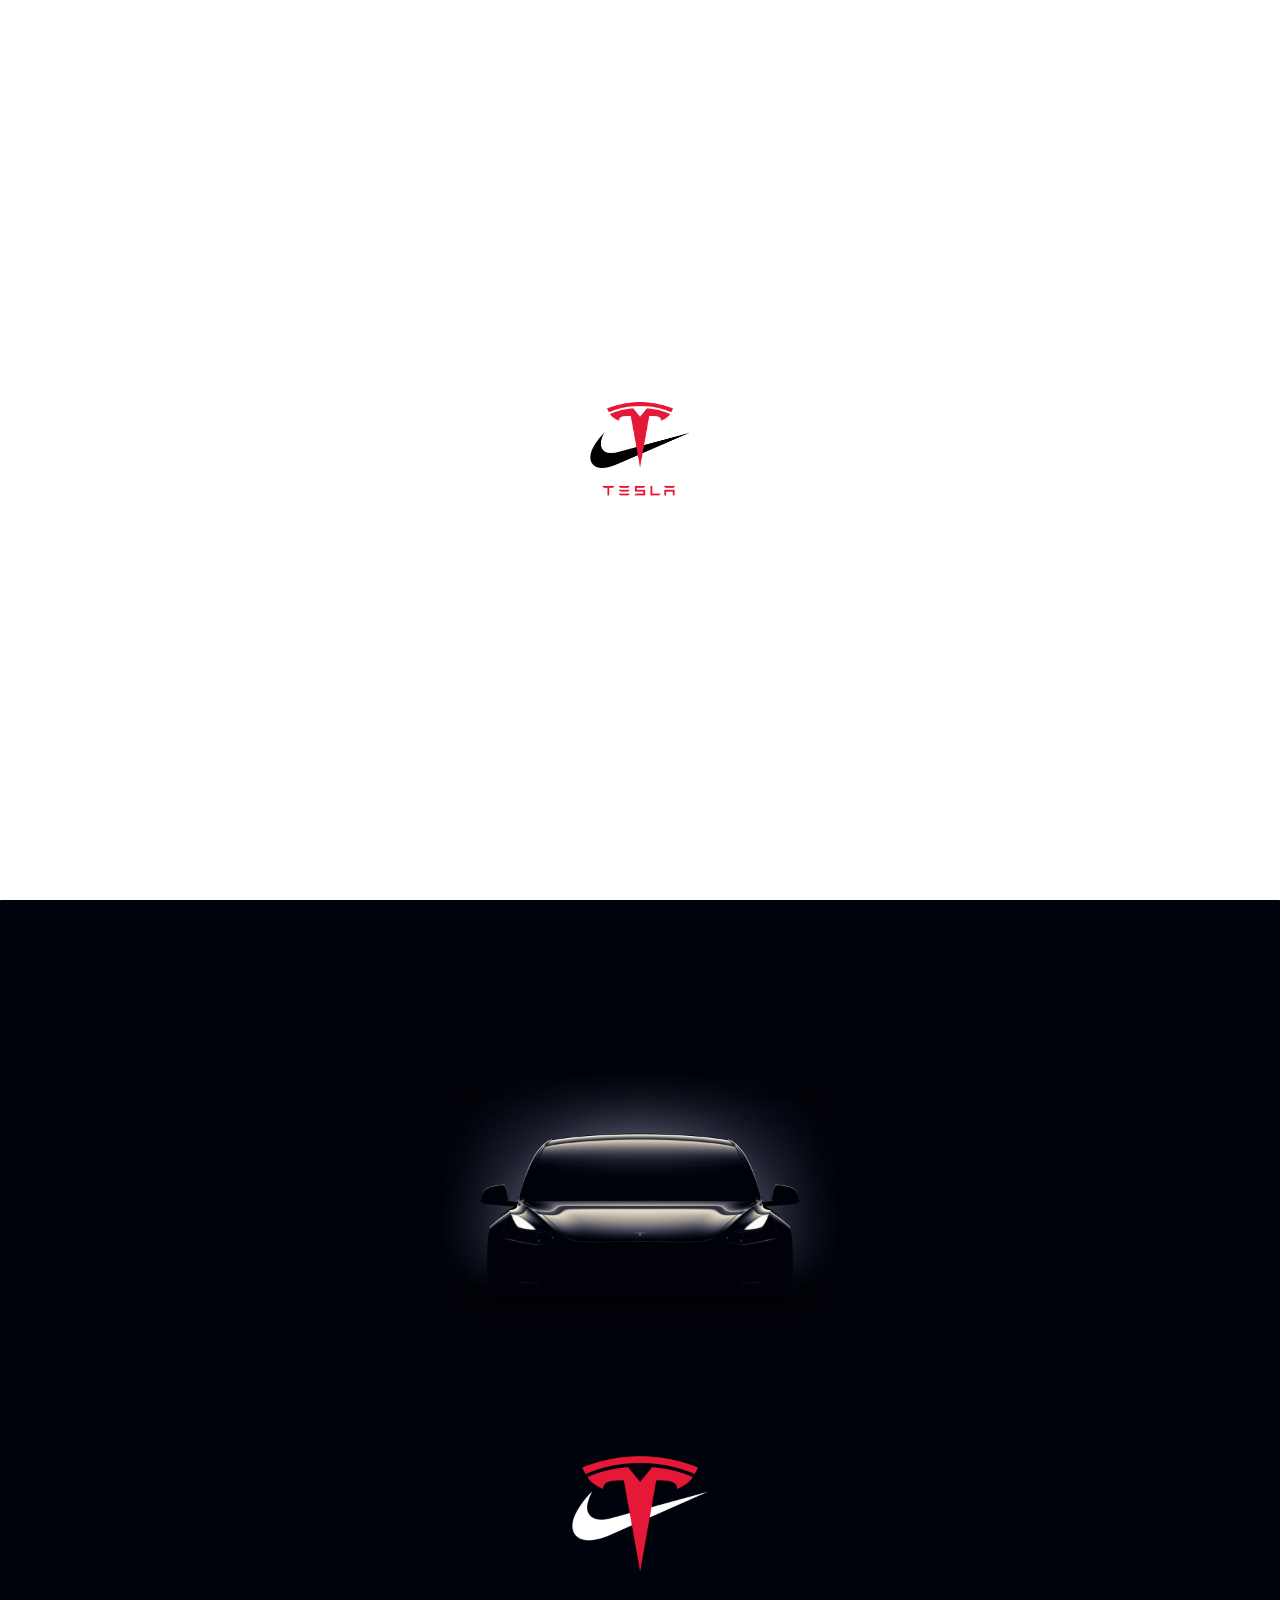
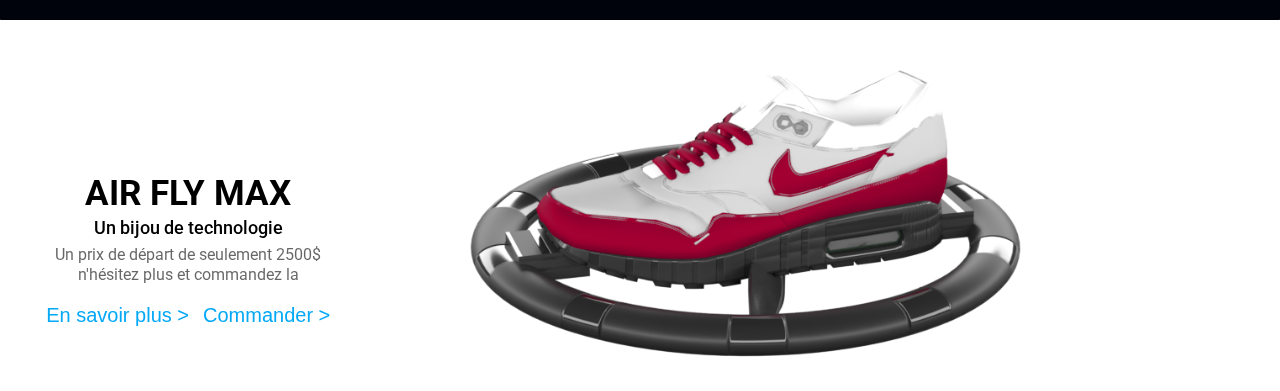
<file: index.html>
<!DOCTYPE html>
<html>
<head>
  <meta charset='utf-8'>
  <meta http-equiv='X-UA-Compatible' content='IE=edge'>
  <title>NIKE Air Fly Max</title>
  <meta name='viewport' content='width=device-width, initial-scale=1'>
  <link rel='stylesheet' type='text/css' media='screen' href='css/style.css'>
  <link rel='stylesheet' type='text/css' media='screen' href='css/style-navbar-mainpage.css'>
  <link rel='stylesheet' type='text/css' media='screen' href='css/formulaire.css'>
  <link rel='stylesheet' type='text/css' media='screen' href='css/reset.css'>
  <link rel="stylesheet" href="css/style-for-index.css">
  <link rel="shortcut icon" href="assets/img/nikexTesla.png" />
  <link
      rel="stylesheet"
      href="https://use.fontawesome.com/releases/v5.8.1/css/all.css"
      integrity="sha384-50oBUHEmvpQ+1lW4y57PTFmhCaXp0ML5d60M1M7uH2+nqUivzIebhndOJK28anvf"
      crossorigin="anonymous"
    />
  <script defer src='script.js'></script>
</head>

<body>
  <section id="loaderWrapper">
    <div id="loader">
      <img class="nike" src="./assets/img/nike.png" />
      <img class="tesla" src="./assets/img/tesla.png" />
    </div>
   </section>
   <section class="width">
      <header class="header-nav">
        <nav class="navigation" id="navbar">
          <span class="navbar-toggle" id="js-navbar-toggle">
            <i class="fas fa-bars"></i>
          </span>
          <a href="index.html" class="logo"
            ><img class="logo-nike" src="assets/img/nikexTesla.png" alt="logo of Nike"
          /></a>
          <ul class="main-nav" id="js-menu">
            <li>
              <a href="#" class="nav-links">Accueil</a>
            </li>
            <li>
              <a href="article.html" class="nav-links">Articles</a>
            </li>
            <li>
              <a href="formulaire.html" class="nav-links">Contact</a>
            </li>
            <li>
              <a href="login.html" class="nav-links">Se connecter</a>
            </li>
            <li>
              <a href="pre-order.html" class="nav-links"
                ><img
                  class="icon-shopping-basket"
                  src="assets/img/shopping-basket.svg"
                  alt="icon of the shopping-basket"
              /></a>
            </li>
          </ul>
        </nav>
      </header>
      <!-- ********** -->
      <div class="title-div-for-airmax">Nike x Tesla</div>
      <section id="section1" class="section1">
        <section class="before-the-shoes">
          <div class="div-desc-for-the-shoes-mainpage">
            <p class="price-shoes-p">2500$</p>
            <p class="p-lets-fly">
              Let's Fly <br />
              over the Sky
            </p>
            <p>Fonctionnalité</p>
            <div class="button-main-page"><button class="button-add2"><a href="fonctionnalte.html">En Savoir Plus</a></button></div>
          </div>
        </section>
        <div class="div-of-the-shoes">
          <img
            class="picture-of-the-air-fly-max"
            src="assets/img/AirflyMax2.png"
            alt="air fly max picture"
          />
        </div>
        <section class="before-the-shoes">
          <div class="div-desc-for-the-shoes-mainpage-right">
            <p class="price-shoes-p-right1">NIKE</p>
            <p class="p-lets-fly-right1">
              AIR FLY MAX
            </p>
            <p>Taille</p>
            <div class="button-main-page"><button class="button-add2"><a href="commander.html">Commander</a></button></div>
            
          </div>
        </section>
        <div class="title-div-of-the-shoes">
          <p class="p-price-shoes">2500$</p>
          <p class="p-title-shoes">Air Fly Max</p>
          <p class="p-fly-shoes">Let's Fly</p>
          <div class="div-of-the-button">
            <button class="button-add"><a href="commander.html">COMMANDER</a></button>
          </div>
        </div>
        <div class="div-desc-mainpage">
          <p class="p-desc-main-page">
            Nike revient avec une chaussure hors du commun. 
            Suite à une collaboration avec le concessionnaire TESLA la ‘’AIR FLY MAX’’ sort enfin. 
            Sortis tout droit du futur cette révolution technologique va changer votre quotidien et 
            votre manière de vous déplacer.   
          </p>
        </div>
        <div class="div-a-mainpage">
          <a class="a-desc-link" href="fonctionnalte.html">Learn more</a>
        </div>
      </section>
    </section>

<!-- ******************************************************** -->
    <section class="section-fonctionnality2"><div><img class="background-tesla-section2" src="assets/img/carTeslaBG.jpg" alt="background-tesla-car"></div></section>
    <section class="section-fonctionnality">
      <div><p class="p-fonctionnality-section2">Air Fly Max</p></div>
      <div><p class="desc-p-fonctionnality">Un bijou de technologie</p></div>
      <div><p class="desc-p-fonctionnality-prix">Un prix de départ de seulement 2500$ <br> n'hésitez plus et commandez la</p></div>
      <div class="div-commander-plus"><a href="fonctionnalte.html">En savoir plus ></a> <a class="a-commander" href="commander.html">Commander ></a></div>
      <div><img class="background-tesla-section2-1" src="assets/img/AirflyMax2-red.png" alt="background-tesla-car"></div>
    </section>
    <!-- desktop section 2 -->
    <section class="section-fonctionnality3">
      <div class="div-left-section2-flex">
      <div><p class="p-fonctionnality-section2">Air Fly Max</p></div>
      <div><p class="desc-p-fonctionnality">Un bijou de technologie</p></div>
      <div><p class="desc-p-fonctionnality-prix">Un prix de départ de seulement 2500$ <br> n'hésitez plus et commandez la</p></div>
      <div class="div-commander-plus"><a href="fonctionnalte.html">En savoir plus ></a> <a class="a-commander" href="commander.html">Commander ></a></div>
      </div>
      <div class="div-left-section2-flex1">
      <div><img class="background-tesla-section2-1-desktop" src="assets/img/AirflyMax2-red.png" alt="background-tesla-car"></div>
      </div> 
      <footer></footer>
</body>
</html>
</file>
<file: css/style.css>
@font-face {
  font-family: "Nike Logo";
  src: url("./assets/font/FuturaExtraBoldCondensedOblique.otf") format("otf");

  font-weight: normal;
  font-style: normal;
}

@font-face {
  font-family: "Nike TG";
  font-style: normal;
  font-weight: 400;
  src: url(./assets/font/nikeTG/257c802f-349c-4b4d-aefa-546d5de15ec6.eot),
    url(./assets/font/nikeTG/257c802f-349c-4b4d-aefa-546d5de15ec6.eot?#iefix)
      format("eot"),
    url(./assets/font/nikeTG/257c802f-349c-4b4d-aefa-546d5de15ec6.woff2)
      format("woff2"),
    url(./assets/font/nikeTG/257c802f-349c-4b4d-aefa-546d5de15ec6.woff)
      format("woff"),
    url(./assets/font/nikeTG/257c802f-349c-4b4d-aefa-546d5de15ec6.ttf)
      format("ttf"),
    url(./assets/font/nikeTG/fonts/257c802f-349c-4b4d-aefa-546d5de15ec6.svg#257c802f-349c-4b4d-aefa-546d5de15ec6)
      format("svg");
}

@font-face {
  font-family: "Nike Futura";
  font-style: normal;
  font-weight: 400;
  src: url(./assets/font/NikeFutura/nike-futura-extra-bold-v200.eot),
    url(./assets/font/NikeFutura/nike-futura-extra-bold-v200.eot?#iefix)
      format("embedded-opentype"),
    url(./assets/font/NikeFutura/nike-futura-extra-bold-v200.woff2)
      format("woff2"),
    url(./assets/font/NikeFutura/nike-futura-extra-bold-v200.woff)
      format("woff"),
    url(./assets/font/NikeFutura/nike-futura-extra-bold-v200.ttf)
      format("truetype"),
    url(./assets/font/NikeFutura/fonts/nike-futura-extra-bold-v200.svg#nike-futura-extra-bold-v200)
      format("svg");
}

/********ANIMATION********/

#loaderWrapper {
  position: absolute;
  top: 0px;
  left: 0px;
  background-color: white;
  z-index: 999;
  opacity: 1;
  height: 100vh;
}

#loaderWrapper.hidden {
  opacity: 0;
  transition: opacity 0.5s ease-out;
}

#loader {
  width: 100vw;
  height: 100vh;
  position: relative;
}

#loader img.tesla,
#loader img.nike {
  opacity: 0;
}

#loader img.tesla {
  width: 200px;
  position: absolute;
  top: -100vw;
  left: -120vh;
}

#loader img.nike {
  width: 100px;
  position: absolute;
  top: -100vw;
  right: -120vh;
}

/* Animated state  */

#loader img.tesla.showed {
  margin: auto;
  position: absolute;
  top: 0;
  left: 0;
  bottom: 0;
  right: 0;
  opacity: 1;
  transition: all 1s ease-in-out;
}

#loader img.nike.showed {
  margin: auto;
  position: absolute;
  top: 0;
  left: 0;
  bottom: 0;
  right: 0;
  opacity: 1;
  transition: all 1s ease-in-out;
}

/********HOME_PAGE********/
/* priska************************************************************************
body {
  background-color: white;
  position: relative;
}

* {
  box-sizing: border-box;
}
*/

@import url("https://fonts.googleapis.com/css?family=Roboto:300,300i,400,400i,500,700,700i,900&display=swap");

* {
  box-sizing: border-box;
}

body,
html {
  background-repeat: no-repeat;
  background-size: 100vw;
  margin: 0;
  padding: 0;
  background-color: #f9f9f9;
}

a,
li,
ul {
  outline: none;
  list-style: none;
  text-decoration: none;
}

a:hover {
  outline: none;
  list-style: none;
  text-decoration: none;
}

a:focus {
  outline: none;
  list-style: none;
  text-decoration: none;
}

span {
  outline: none;
  list-style: none;
  text-decoration: none;
}

span:hover {
  outline: none;
  list-style: none;
  text-decoration: none;
}

span:focus {
  outline: none;
  list-style: none;
  text-decoration: none;
}

button {
  text-decoration: none;
  list-style: none;
  outline: none;
}

button:hover {
  text-decoration: none;
  list-style: none;
  outline: none;
}

button:focus {
  text-decoration: none;
  list-style: none;
  outline: none;
}

/* Start */
/******************************** Navbar **************************************************/

.style-active {
  font-size: 18px;
  padding-bottom: 10px;
  font-family: "Roboto", sans-serif;
  background-color: rgba(255, 255, 255, 1);
}

.header-nav {
  height: 98px;
}

.navigation {
  background-color: white;
  position: fixed;
  /* width: 100%; */
  font-size: 18px;
  padding-bottom: 10px;
  font-family: "Roboto", sans-serif;
}

.logo-nike {
  width: 88px;
  padding-top: 10px;
}

.main-nav {
  list-style-type: none;
  display: none;
}

.nav-links,
.logo {
  text-decoration: none;
  color: black;
}

.main-nav li {
  text-align: center;
  margin: 15px auto;
}

.logo {
  display: inline-block;
  font-size: 22px;
  margin-top: 10px;
  margin-left: 20px;
}

.navbar-toggle {
  position: absolute;
  top: 10px;
  right: 20px;
  cursor: pointer;
  color: black;
  font-size: 24px;
}

.active {
  display: block;
  padding: 0;
}

.fa-bars {
  font-size: 34px;
  padding-top: 10px;
}

.icon-shopping-basket {
  width: 30px;
}

.before-the-shoes {
  display: none;
}

.after-the-shoes {
  display: none;
}

@media screen and (min-width: 768px) {
  .navigation {
    display: flex;
    justify-content: space-between;
    padding-bottom: 0;
    height: 70px;
    align-items: center;
  }

  .main-nav {
    display: flex;
    margin-right: 30px;
    flex-direction: row;
    justify-content: flex-end;
  }

  .main-nav li {
    margin: 0;
  }

  .nav-links {
    margin-left: 40px;
  }

  .logo {
    margin-top: 0;
  }

  .navbar-toggle {
    display: none;
  }

  .logo:hover,
  .nav-links:hover {
    color: gray;
  }

  .icon-shopping-basket {
    width: 20px;
  }
}

/* End Navbar ************************************ */

/* section 1 */

.width {
  height: 100vh;
}

.div-of-the-shoes {
  display: flex;
  justify-content: center;
}

.picture-of-the-air-fly-max {
  max-width: 90%;
  height: auto;
}

.title-div-of-the-shoes {
  display: block;
}

.p-title-shoes {
  text-transform: uppercase;
  text-align: center;
  font-family: "Roboto", sans-serif;
  font-weight: 700;
  font-size: 35px;
  margin-top: 5px;
  margin-bottom: 5px;
}

.p-price-shoes {
  text-transform: uppercase;
  text-align: center;
  font-family: "Roboto", sans-serif;
  font-weight: 500;
  font-size: 20px;
  margin-top: 10px;
  margin-bottom: 5px;
}

.p-fly-shoes {
  text-transform: uppercase;
  text-align: center;
  font-family: "Roboto", sans-serif;
  font-weight: 500;
  font-size: 15px;
  margin-top: 5px;
  margin-bottom: 5px;
}

.div-of-the-button {
  display: flex;
  justify-content: center;
}

.button-add {
  background-color: rgb(0, 112, 187);
  border: none;
  color: white;
  padding: 15px 32px;
  text-align: center;
  text-decoration: none;
  display: flex;
  font-size: 16px;
  margin: 4px 2px;
  cursor: pointer;
}

.button-add a {
  color: white;
}

.p-desc-main-page {
  text-align: center;
  font-family: "Roboto", sans-serif;
  font-weight: 500;
  font-size: 15px;
  margin-top: 20px;
  margin-bottom: 5px;
}

.a-desc-link {
  font-family: "Roboto", sans-serif;
}

.div-a-mainpage {
  margin-top: 10px;
  display: flex;
  justify-content: center;
}

@media screen and (min-width: 768px) {
  .picture-of-the-air-fly-max {
    max-width: 70%;
    height: auto;
  }
}

@media screen and (min-width: 1250px) {
  /* display none */

  .title-div-of-the-shoes {
    display: none;
  }

  .p-title-shoes {
    display: none;
  }

  .p-price-shoes {
    display: none;
  }

  .p-fly-shoes {
    display: none;
  }

  .div-of-the-button {
    display: none;
  }

  .button-add {
    display: none;
  }

  .button-add a {
    display: none;
  }

  .p-desc-main-page {
    display: none;
  }

  .a-desc-link {
    display: none;
  }

  .div-a-mainpage {
    display: none;
  }

  .div-desc-mainpage {
    display: none;
  }
  /* end display none */

  .section1 {
    display: flex;
    justify-content: space-around;
  }

  .before-the-shoes {
    width: 30%;
    display: flex;
  }

  .picture-of-the-air-fly-max {
    max-width: 100%;
    height: auto;
  }

  .after-the-shoes {
    width: 30%;
    display: flex;
  }

  .title-div-for-airmax {
    display: flex;
    justify-content: center;
    text-transform: uppercase;
    font-family: "Roboto", sans-serif;
    font-size: 35px;
    font-weight: 700;
    color: white;
  }

  .div-desc-for-the-shoes-mainpage {
    width: 100%;
    text-align: center;
    margin-top: 40%;
    font-family: "Roboto", sans-serif;
    font-weight: 700;
    color: white;
  }

  .price-shoes-p {
    font-family: "Roboto", sans-serif;
    font-weight: 700;
    text-transform: uppercase;
    font-size: 25px;
    color: white;
  }

  .p-lets-fly {
    font-family: "Roboto", sans-serif;
    font-weight: 400;
    text-transform: uppercase;
    font-size: 15px;
    color: white;
  }
}

/*

.section1, .section2, .section3 {
  width: 100vw;
  height: 80px;
  position: relative;
  display: flex;
  justify-content: space-between;
  background-color: grey;
  opacity: 0.5;
}

.header nav {
  position: absolute;
  top: 80px;
  width: 100%;
}

.menu {
  height: 160px;
  display: flex;
  flex-direction: column;
  align-items: center;
  justify-content: space-around;
  columns: #131313;
  background-color: white;
  padding: 0;
  list-style: none;
  flex-grow: 1;
  visibility: hidden;
}

.menu-open {
  visibility: visible;
}

.logo {
  margin-top: auto;
  margin-bottom: auto;
  margin-right: 20px;
}

.burger-menu {
  display: inline-block;
  cursor: pointer;
  margin-top: auto;
  margin-bottom: auto;
  margin-right: 20px;
}

.bar {
  width: 35px;
  height: 5px;
  background-color: #ffffff;
  margin: 6px 0;
  transition: 0.4s;
}

.is-click .bar:nth-child(1) {
  -webkit-transform: rotate(-45deg) translate(-9px, 6px);
  transform: rotate(-45deg) translate(-9px, 6px);
}

.is-click .bar:nth-child(2) {
  opacity: 0;
}
.is-click .bar:nth-child(3) {
  -webkit-transform: rotate(45deg) translate(-8px, -8px);
  transform: rotate(45deg) translate(-8px, -8px);
}

.product {
  width: 200px;
  margin-left: auto;
  margin-right: auto;
  object-fit: cover;
  padding: auto;
  border: 1s solid black;
}

.description1 {
  padding: 56px;
  border: 1s solid black;
  text-align: center;
}

.description2 {
  padding: 56px;
  border: 1s solid black;
  text-align: center;
}




/********SENCTION-2********/
.section2 h1 {
  text-align: center;
  font-size: 32px;
  padding: 16px;
}

.section2 .image-functionality1 {
  display: inherit;
  margin-left: auto;
  margin-right: auto;
  width: 200px;
  object-fit: cover;
  padding: auto;
}

.section2 .functionality1 {
  text-align: center;
}

.section2 .image-functionality2 {
  display: inherit;
  margin-left: auto;
  margin-right: auto;
  width: 200px;
  object-fit: cover;
}

.section2 .functionality2 {
  text-align: center;
}

/********* SECTION-3 ********/

/******** FORM-CONTACT ********/

h1 {
  font-weight: bold;
  font-size: 30px;
  line-height: 150%;
  font-family: Helvetica, Arial, sans-serif;
}
input[type="submit"] {
  background-color: black;
  color: white;
}
input[type="submit"]:hover,
input[type="reset"]:hover {
  background-color: #fcdede;
  color: black;
}
input[type="submit"]:active,
input[type="reset"]:active {
  box-shadow: 2px 2px 2px rgb(0, 0, 0) inset;
}
input[type="name"] {
  border: 1px solid #000000;
  margin-top: 10px;
}
input[type="email"] {
  border: 1px solid #000000;
  margin-bottom: 10px;
}
textarea[name="bio"] {
  border: 1px solid #000000;
  margin-bottom: 10px;
}
textarea {
  height: 100px;
  resize: none;
}
input,
textarea {
  width: 300px;
  margin-top: 10px;
}
div-input {
  padding-block-start: 20em;
}
form div {
  display: flex;
  justify-content: center;
}

.footer {
  height: 120px;
  background: black;
}

/*******SECTION-3*********/

/* JONATHAN
.article1 {
  position: relative;
  width: 350px;
  height: 300px;
  border: 4mm ridge rgba(171, 169, 172, 0.6);
  grid-column: 1/2;
}
*/

/********MEDIA QUERY********/

@media (min-width: 768px) {
  /*
  section.section1 {
    display: grid;
    grid-template-columns: 30% 1fr 30%;
    grid-auto-rows: 80px 1fr;
    grid-template-areas: "hdr hdr hdr" "desc1 pic desc2";
  }
  header {
    grid-area: hdr;
  }
  .description1 {
    grid-area: desc1;
    justify-self: center;
  }
  .product {
    grid-area: pic;
    justify-self: center;
  }
  .description2 {
    grid-area: desc2;
    justify-self: center;
  }
  */
  section.section2 {
    display: grid;
    grid-template-columns: 50% 50%;
    grid-template-rows: 50% 50%;
    grid-template-areas: "img1 txt1" "txt2 img2";
  }
  .imagefunctionality1 {
    grid-area: img1;
    justify-self: center;
  }
  .functionality1 {
    grid-area: txt1;
    justify-self: center;
  }
  .imagefunctionality2 {
    grid-area: img2;
    justify-self: center;
  }
  .functionality1 {
    grid-area: txt2;
    justify-self: center;
  }

  section.section3 {
    display: grid;
    grid-template-columns: 50% 50%;
    grid-template-rows: 50% 50%;
    grid-template-areas: "img1 txt1" "txt2 img2";
  }
  .imagearticle1 {
    grid-area: img1;
    justify-self: center;
  }
  .article1 {
    grid-area: txt1;
    justify-self: center;
  }
  .imagearticle2 {
    grid-area: img2;
    justify-self: center;
  }
  .article1 {
    grid-area: txt2;
    justify-self: center;
  }
}

@media (min-width: 1024px) {
  /*section.section1 {
    display: grid;
    grid-template-columns: 30% 1fr 30%;
    grid-auto-rows: 80px 1fr;
    grid-template-areas: "hdr hdr hdr" "desc1 pic desc2";
  }
  header {
    grid-area: hdr;
  }
  .description1 {
    grid-area: desc1;
    justify-self: center;
  }
  .product {
    grid-area: pic;
    justify-self: center;
  }
  .description2 {
    grid-area: desc2;
    justify-self: center;
  }
  */
  section.section2 {
    display: grid;
    grid-template-columns: 50% 50%;
    grid-template-rows: 50% 50%;
    grid-template-areas: "img1 txt1" "txt2 img2";
  }
  .imagefunctionality1 {
    grid-area: img1;
    justify-self: center;
  }
  .functionality1 {
    grid-area: txt1;
    justify-self: center;
  }
  .imagefunctionality2 {
    grid-area: img2;
    justify-self: center;
  }
  .functionality1 {
    grid-area: txt2;
    justify-self: center;
  }

  section.section3 {
    display: grid;
    grid-template-columns: 1fr 1fr;
    grid-template-rows: 50% 50%;
    grid-template-areas: "img1 txt1" "txt2 img2";
  }
  section.section3 div.article1 .imagearticle1 {
    grid-area: img1;
    justify-self: center;
  }
  div.article1 .article1 {
    grid-area: txt1;
    justify-self: center;
  }
  .imagearticle2 {
    grid-area: img2;
    justify-self: center;
  }
  .article1 {
    grid-area: 1;
    justify-self: center;
  }

  .article1 {
    grid-column: 2;
    position: relative;
    width: 350px;
    height: 300px;
    grid-column: 1/2;
  }

  .article2 {
    grid-column: 2;
    position: relative;
    width: 350px;
    height: 300px;
    grid-column: 2/2;
  }

  .cadre {
    border: 4mm ridge rgba(171, 169, 172, 0.6);
  }

  .imagearticle1 {
    width: 300px;
    height: 250px;
  }

  .imagearticle2 {
    width: 300px;
    height: 250px;
  }
}

h2 {
  font-family: "Nike TG";
  font-style: normal;
  font-weight: 400;
}
</file>
<file: css/style-navbar-mainpage.css>
@import url("https://fonts.googleapis.com/css?family=Roboto:300,300i,400,400i,500,700,700i,900&display=swap");

* {
  box-sizing: border-box;
}

body,
html {
  background-repeat: no-repeat;
  background-size: 100vw;
  margin: 0;
  padding: 0;
  background-color: #ffffff;
}

a,
li,
ul {
  outline: none;
  list-style: none;
  text-decoration: none;
}

a:hover {
  outline: none;
  list-style: none;
  text-decoration: none;
}

a:focus {
  outline: none;
  list-style: none;
  text-decoration: none;
}

span {
  outline: none;
  list-style: none;
  text-decoration: none;
}

span:hover {
  outline: none;
  list-style: none;
  text-decoration: none;
}

span:focus {
  outline: none;
  list-style: none;
  text-decoration: none;
}

button {
  text-decoration: none;
  list-style: none;
  outline: none;
}

button:hover {
  text-decoration: none;
  list-style: none;
  outline: none;
}

button:focus {
  text-decoration: none;
  list-style: none;
  outline: none;
}

/* Start */
/******************************** Navbar **************************************************/

.style-active {
  font-size: 18px;
  padding-bottom: 10px;
  font-family: "Roboto", sans-serif;
  background-color: rgba(255, 255, 255, 1);
}

.header-nav {
  height: 98px;
}

.navigation {
  background-color: white;
  position: fixed;
  width: 100%;
  font-size: 18px;
  padding-bottom: 10px;
  font-family: "Roboto", sans-serif;
}

.logo-nike {
  width: 88px;
  padding-top: 10px;
}

.main-nav {
  list-style-type: none;
  display: none;
}

.nav-links,
.logo {
  text-decoration: none;
  color: black;
}

.main-nav li {
  text-align: center;
  margin: 15px auto;
}

.logo {
  display: inline-block;
  font-size: 22px;
  margin-top: 10px;
  margin-left: 20px;
}

.navbar-toggle {
  position: absolute;
  top: 10px;
  right: 20px;
  cursor: pointer;
  color: black;
  font-size: 24px;
}

.active {
  display: block;
  padding: 0;
}

.fa-bars {
  font-size: 34px;
  padding-top: 10px;
}

.icon-shopping-basket {
  width: 30px;
}

.before-the-shoes {
  display: none;
}

.after-the-shoes {
  display: none;
}

@media screen and (min-width: 768px) {
  .navigation {
    display: flex;
    justify-content: space-between;
    padding-bottom: 0;
    height: 70px;
    align-items: center;
  }

  .main-nav {
    display: flex;
    margin-right: 30px;
    flex-direction: row;
    justify-content: flex-end;
  }

  .main-nav li {
    margin: 0;
  }

  .nav-links {
    margin-left: 40px;
  }

  .logo {
    margin-top: 0;
  }

  .navbar-toggle {
    display: none;
  }

  .logo:hover,
  .nav-links:hover {
    color: gray;
  }

  .icon-shopping-basket {
    width: 20px;
  }
}

/* End Navbar ************************************ */
/* 

/* section 1 */

.width {
  height: 100vh;
}

.div-of-the-shoes {
  display: flex;
  justify-content: center;
}

.picture-of-the-air-fly-max {
  max-width: 90%;
  height: auto;
}

.title-div-of-the-shoes {
  display: block;
}

.p-title-shoes {
  text-transform: uppercase;
  text-align: center;
  font-family: "Roboto", sans-serif;
  font-weight: 700;
  font-size: 35px;
  margin-top: 5px;
  margin-bottom: 5px;
}

.p-price-shoes {
  text-transform: uppercase;
  text-align: center;
  font-family: "Roboto", sans-serif;
  font-weight: 500;
  font-size: 20px;
  margin-top: 10px;
  margin-bottom: 5px;
}

.p-fly-shoes {
  text-transform: uppercase;
  text-align: center;
  font-family: "Roboto", sans-serif;
  font-weight: 500;
  font-size: 15px;
  margin-top: 5px;
  margin-bottom: 5px;
}

.div-of-the-button {
  display: flex;
  justify-content: center;
}

.button-add {
  background-color: rgb(0, 112, 187);
  border: none;
  color: white;
  padding: 15px 32px;
  text-align: center;
  text-decoration: none;
  display: flex;
  font-size: 16px;
  margin: 4px 2px;
  cursor: pointer;
}

.button-add a {
  color: white;
}

.p-desc-main-page {
  text-align: center;
  font-family: "Roboto", sans-serif;
  font-weight: 500;
  font-size: 15px;
  margin-top: 20px;
  margin-bottom: 5px;
}

.a-desc-link {
  font-family: "Roboto", sans-serif;
}

.div-a-mainpage {
  margin-top: 10px;
  display: flex;
  justify-content: center;
}

.title-div-for-airmax {
  display: none;
}

/* ù********************************************* */

@media screen and (min-width: 768px) {
  .picture-of-the-air-fly-max {
    max-width: 70%;
    height: auto;
  }
}

@media screen and (min-width: 1250px) {
  /* display none */
  .title-div-of-the-shoes {
    display: none;
  }

  .p-title-shoes {
    display: none;
  }

  .p-price-shoes {
    display: none;
  }

  .p-fly-shoes {
    display: none;
  }

  .div-of-the-button {
    display: none;
  }

  .button-add {
    display: none;
  }

  .button-add a {
    display: none;
  }

  .p-desc-main-page {
    display: none;
  }

  .a-desc-link {
    display: none;
  }

  .div-a-mainpage {
    display: none;
  }

  .div-desc-mainpage {
    display: none;
  }
  /* end display none */
  .section1 {
    display: flex;
    justify-content: space-around;
  }

  .before-the-shoes {
    width: 30%;
    display: flex;
  }

  .picture-of-the-air-fly-max {
    max-width: 100%;
    height: auto;
  }

  .after-the-shoes {
    width: 30%;
    display: flex;
  }

  .title-div-for-airmax {
    display: flex;
    justify-content: center;
    text-transform: uppercase;
    font-family: "Roboto", sans-serif;
    font-size: 35px;
    font-weight: 700;
    color: white;
  }

  .div-desc-for-the-shoes-mainpage {
    width: 100%;
    text-align: center;
    margin-top: 40%;
    font-family: "Roboto", sans-serif;
    font-weight: 700;
    color: white;
  }

  .price-shoes-p {
    font-family: "Roboto", sans-serif;
    font-weight: 700;
    text-transform: uppercase;
    font-size: 25px;
    color: white;
  }

  .p-lets-fly {
    font-family: "Roboto", sans-serif;
    font-weight: 400;
    text-transform: uppercase;
    font-size: 15px;
    color: white;
    padding: 14px;
  }

  .div-desc-for-the-shoes-mainpage-right {
    width: 100%;
    text-align: center;
    margin-top: 40%;
    font-family: "Roboto", sans-serif;
    font-weight: 700;
    color: black;
  }

  .price-shoes-p-right {
    font-family: "Roboto", sans-serif;
    font-weight: 700;
    text-transform: uppercase;
    font-size: 25px;
    color: black;
  }

  .p-lets-fly-right {
    font-family: "Roboto", sans-serif;
    font-weight: 400;
    text-transform: uppercase;
    font-size: 15px;
    color: black;
    padding: 14px;
  }

  .div-of-the-shoes {
    max-width: 100%;
    height: auto;
    margin: 0px auto;
    animation: Updown 2s infinite alternate;
  }

  .price-shoes-p-right1 {
    font-family: "Roboto", sans-serif;
    font-weight: 400;
    text-transform: uppercase;
    font-size: 20px;
    color: black;
    padding: 14px;
  }

  .p-lets-fly-right1 {
    font-family: "Roboto", sans-serif;
    font-weight: 700;
    text-transform: uppercase;
    font-size: 25px;
    color: black;
    padding-bottom: 15px;
  }

  .button-main-page {
    width: 100%;
    display: flex;
    justify-content: center;
    padding: 10px;
  }

  .button-add2 {
    background-color: rgb(245, 47, 47);
    border: none;
    color: white;
    padding: 15px 32px;
    text-align: center;
    text-decoration: none;
    display: flex;
    font-size: 16px;
    margin: 4px 2px;
    cursor: pointer;
  }

  .button-add2 a {
    color: white;
  }
  @keyframes Updown {
    from {
      margin-top: 60px;
    }
    to {
      margin-top: 10px;
    }
  }
}

/* ******************************* section 2 fonctionnality********************* */

.section-fonctionnality {
  height: 100vh;
  width: 100%;
}

.background-tesla-section2 {
  width: 100%;
  height: auto;
}

.p-fonctionnality-section2 {
  font-family: "Roboto", sans-serif;
  font-weight: 700;
  text-transform: uppercase;
  font-size: 35px;
  color: black;
  text-align: center;
  margin-top: 25px;
}

.desc-p-fonctionnality {
  text-align: center;
  font-family: "Roboto", sans-serif;
  font-weight: 500;
  font-size: 18px;
  margin-top: 8px;
}

.desc-p-fonctionnality-prix {
  text-align: center;
  font-family: "Roboto", sans-serif;
  font-size: 16px;
  margin-top: 8px;
  line-height: 20px;
  color: rgba(0, 0, 0, 0.6);
}

.background-tesla-section2-1 {
  width: 80%;
  height: auto;
  margin-top: 30px;
  margin-left: 35px;
}

.div-commander-plus {
  text-align: center;
  margin-top: 20px;
}

.div-commander-plus a {
  font-family: sans-serif;
  font-size: 20px;
  color: #03a8f7;
}

@media (max-width: 1200px) {
  .section-fonctionnality2 {
    height: 29vh;
    width: 100%;
    margin-bottom: 12%;
  }
}

@media (max-width: 768px) {
  .section-fonctionnality2 {
    height: 36vh;
    width: 100%;
    margin-bottom: 12%;
  }
}

.a-commander {
  padding-left: 10px;
}

.section-fonctionnality3 {
  display: none;
}

@media (min-width: 1200px) {
  .section-fonctionnality {
    display: none;
  }
  .section-fonctionnality3 {
    width: 100%;
    display: flex;
    justify-content: space-around;
  }

  .background-tesla-section2-1-desktop {
    width: 80%;
    height: auto;
    margin-left: 35px;
  }

  .div-left-section2-flex {
    margin-top: 10%;
  }

  .div-left-section2-flex1 {
    margin-top: 0;
  }
}

@media (max-width: 500px) {
  .section-fonctionnality {
    height: 66vh;
    width: 100%;
  }

  .width {
    height: 80vh;
  }
}
</file>
<file: css/formulaire.css>
.formulaire-contact {
  margin-top: 5%;
}

h1 {
  font-weight: bold;
  font-size  : 30px;
  line-height: 150%;
  font-family: Helvetica, Arial, sans-serif;
}
input[type=submit]{
  background-color:black;
  color: white;
  border-radius: 20px;
  max-width: 150px;
  height: 30px;
  font-family: cursive;
}
h1.Formu {
  color: #403866;
  padding: 0px 0px 20px;
  margin-top: 30px;
  font: 30px;
  text-align: center;
}
 input[type=submit]:hover, input[type=reset]:hover {
  background-color:#FCDEDE;
  color: black
  }
 input[type=submit]:active, input[type=reset]:active {
  box-shadow:2px 2px 2px rgb(103, 143, 177) inset;
 }
 input[type=name]{
  border: 1px solid #6d909ad0  ;
  border-radius: 15px;
  margin-top: 10px;
  padding: 5px;
 }
 input[type=email]{
  border: 1px solid #6d909ad0  ;
  border-radius: 15px;
  margin-bottom: 10px;
  padding: 5px;
 } 
 textarea[name=bio]{
  border: 1px solid #6d909ad0  ;
  border-radius: 15px;
  margin-bottom: 10px;
 }
textarea {
  height: 100px;
  resize: none;
}
input, textarea {
  width: 300px;
  margin-top: 10px;
}
div-input{
 padding-block-start: 20em;
 border-radius: 15px;
}
form div {
display: flex;
justify-content:center ;
}
fieldset {
border-radius: 20px;
  margin-top: 15%;
  width: fit-content;
  margin-top: %;
  margin-left: 30%;
  height: 80%;
}
  

}
fieldset legend{
  position: absolute;
  
  
}
@media(max-width:768px){
  fieldset {
    margin-left: 0;
  }
}
</file>
<file: css/style-for-index.css>
body,
html {
  background: url("../assets/img/13.png");
  background-repeat: no-repeat;
  background-size: 100%;
}
</file>
